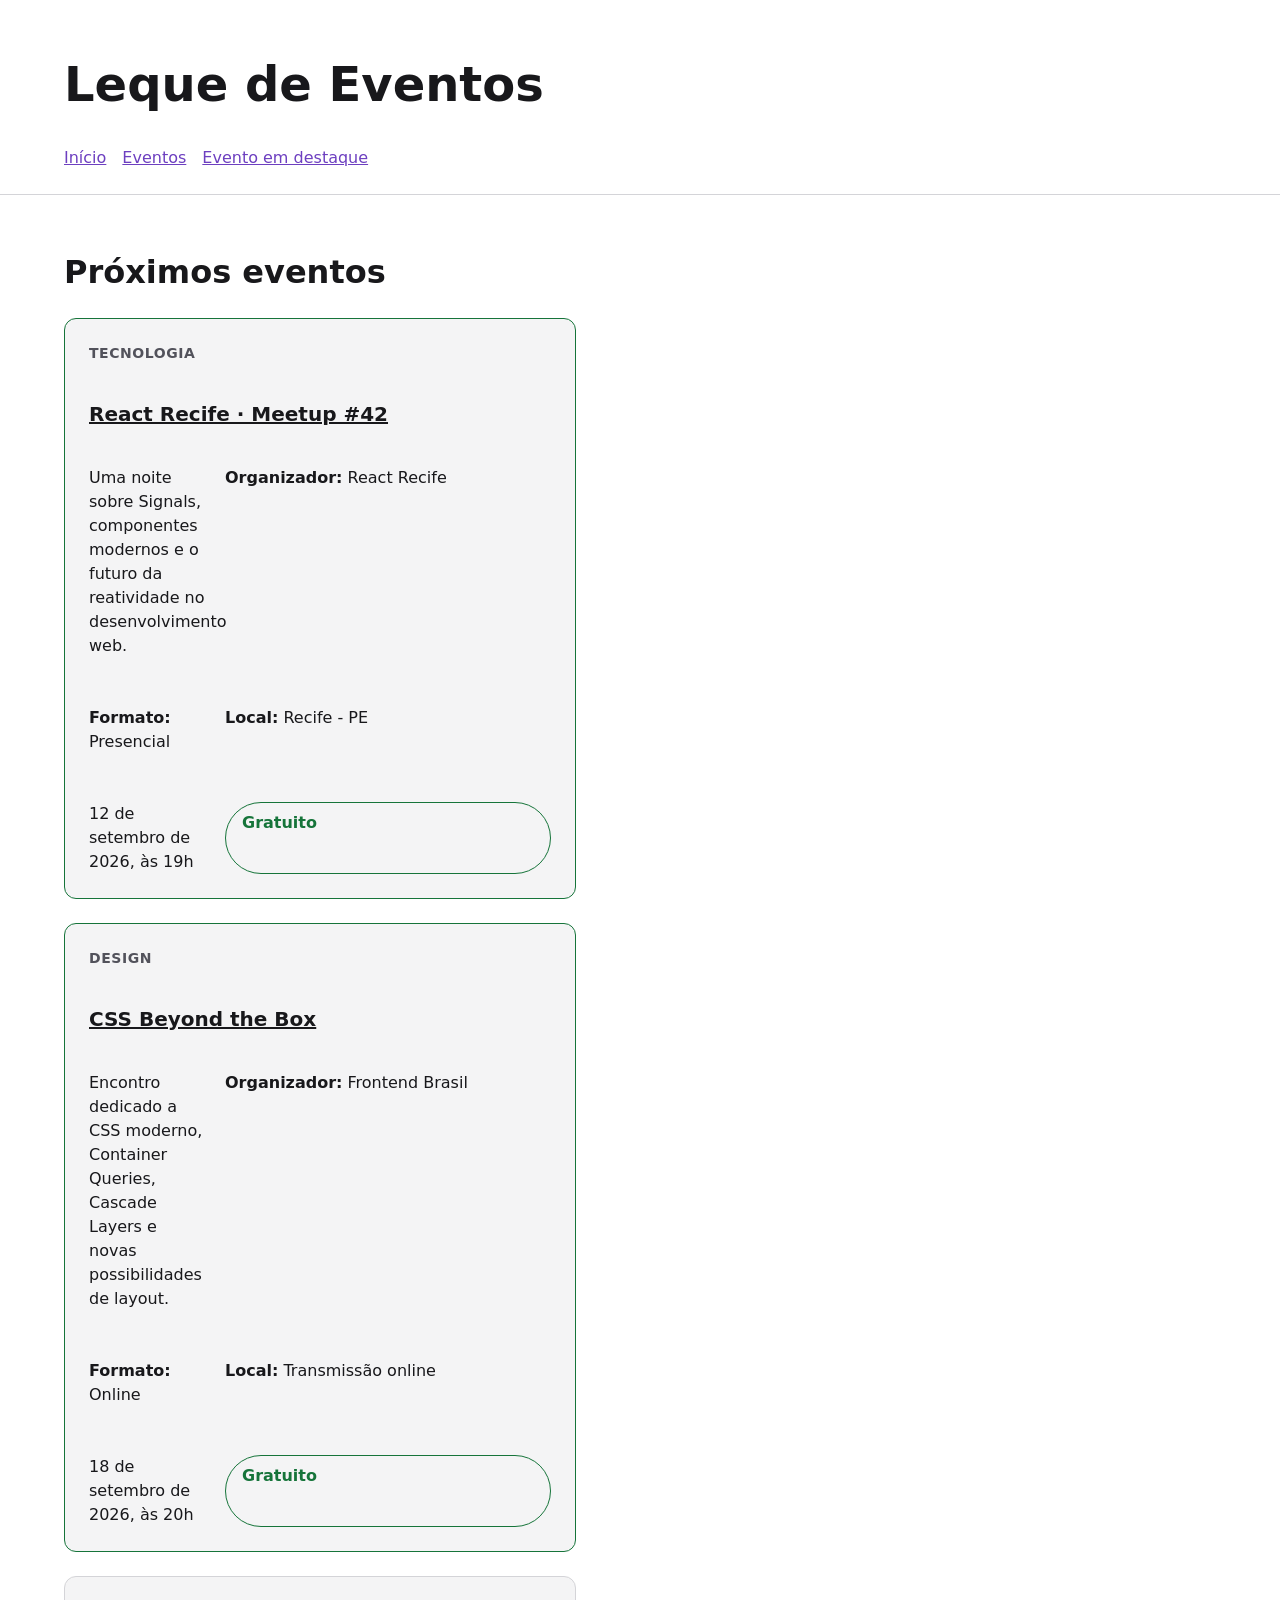
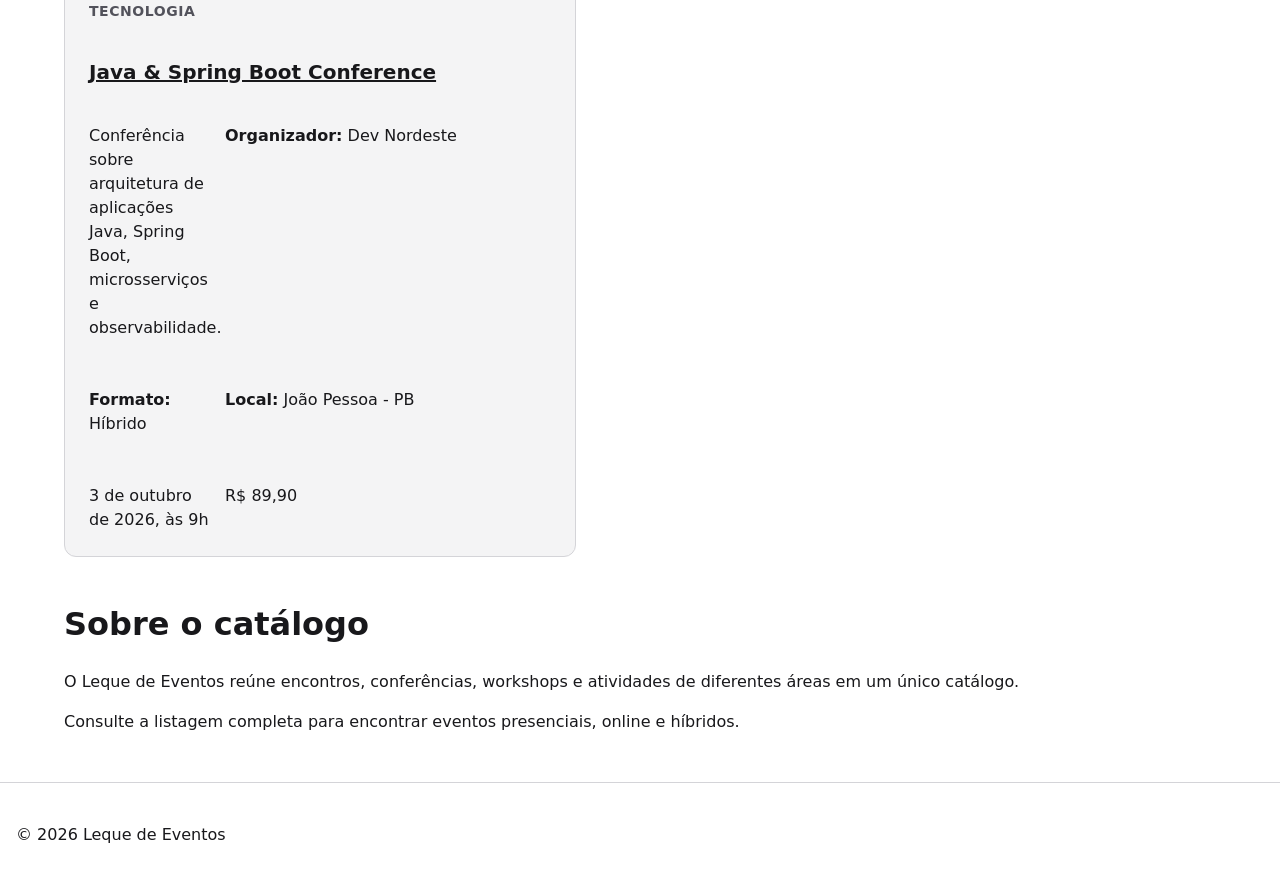
<file: leque-de-eventos-estaticos/index.html>
<!DOCTYPE html>
<html lang="pt-BR">
<head>
  <meta charset="UTF-8">
  <meta
    name="viewport"
    content="width=device-width, initial-scale=1.0"
  >

  <title>Leque de Eventos</title>

  <link rel="stylesheet" href="css/tokens.css">
  <link rel="stylesheet" href="css/base.css">
  <link rel="stylesheet" href="css/componentes.css">
</head>

<body>

  <a class="skip-link" href="#conteudo">
    Pular para o conteúdo
  </a>

  <header class="cabecalho">
    <div class="cabecalho__conteudo">

      <h1>Leque de Eventos</h1>

      <nav aria-label="Navegação principal">
        <ul>
          <li>
            <a href="index.html">Início</a>
          </li>

          <li>
            <a href="eventos.html">Eventos</a>
          </li>

          <li>
            <a href="evento.html">Evento em destaque</a>
          </li>
        </ul>
      </nav>

    </div>
  </header>

  <main id="conteudo">

    <section aria-labelledby="titulo-destaques">

      <h2 id="titulo-destaques">
        Próximos eventos
      </h2>

      <div class="lista-eventos-container">

        <ul class="lista-eventos">

          <li>
            <article class="card-evento">

              <p class="card-evento__categoria">
                Tecnologia
              </p>

              <h3>
                <a href="evento.html">
                  React Recife · Meetup #42
                </a>
              </h3>

              <p>
                Uma noite sobre Signals, componentes modernos
                e o futuro da reatividade no desenvolvimento web.
              </p>

              <p>
                <strong>Organizador:</strong>
                React Recife
              </p>

              <p>
                <strong>Formato:</strong>
                Presencial
              </p>

              <p>
                <strong>Local:</strong>
                Recife - PE
              </p>

              <time datetime="2026-09-12T19:00">
                12 de setembro de 2026, às 19h
              </time>

              <p class="selo-gratuito">
                Gratuito
              </p>

            </article>
          </li>

          <li>
            <article class="card-evento">

              <p class="card-evento__categoria">
                Design
              </p>

              <h3>
                <a href="evento.html">
                  CSS Beyond the Box
                </a>
              </h3>

              <p>
                Encontro dedicado a CSS moderno, Container Queries,
                Cascade Layers e novas possibilidades de layout.
              </p>

              <p>
                <strong>Organizador:</strong>
                Frontend Brasil
              </p>

              <p>
                <strong>Formato:</strong>
                Online
              </p>

              <p>
                <strong>Local:</strong>
                Transmissão online
              </p>

              <time datetime="2026-09-18T20:00">
                18 de setembro de 2026, às 20h
              </time>

              <p class="selo-gratuito">
                Gratuito
              </p>

            </article>
          </li>

          <li>
            <article class="card-evento">

              <p class="card-evento__categoria">
                Tecnologia
              </p>

              <h3>
                <a href="evento.html">
                  Java & Spring Boot Conference
                </a>
              </h3>

              <p>
                Conferência sobre arquitetura de aplicações Java,
                Spring Boot, microsserviços e observabilidade.
              </p>

              <p>
                <strong>Organizador:</strong>
                Dev Nordeste
              </p>

              <p>
                <strong>Formato:</strong>
                Híbrido
              </p>

              <p>
                <strong>Local:</strong>
                João Pessoa - PB
              </p>

              <time datetime="2026-10-03T09:00">
                3 de outubro de 2026, às 9h
              </time>

              <p>
                R$ 89,90
              </p>

            </article>
          </li>

        </ul>

      </div>

    </section>

    <section aria-labelledby="titulo-sobre">

      <h2 id="titulo-sobre">
        Sobre o catálogo
      </h2>

      <p>
        O Leque de Eventos reúne encontros, conferências,
        workshops e atividades de diferentes áreas em um único
        catálogo.
      </p>

      <p>
        Consulte a listagem completa para encontrar eventos
        presenciais, online e híbridos.
      </p>

    </section>

  </main>

  <footer class="rodape">
    <p>
      &copy; 2026 Leque de Eventos
    </p>
  </footer>

</body>
</html>
</file>
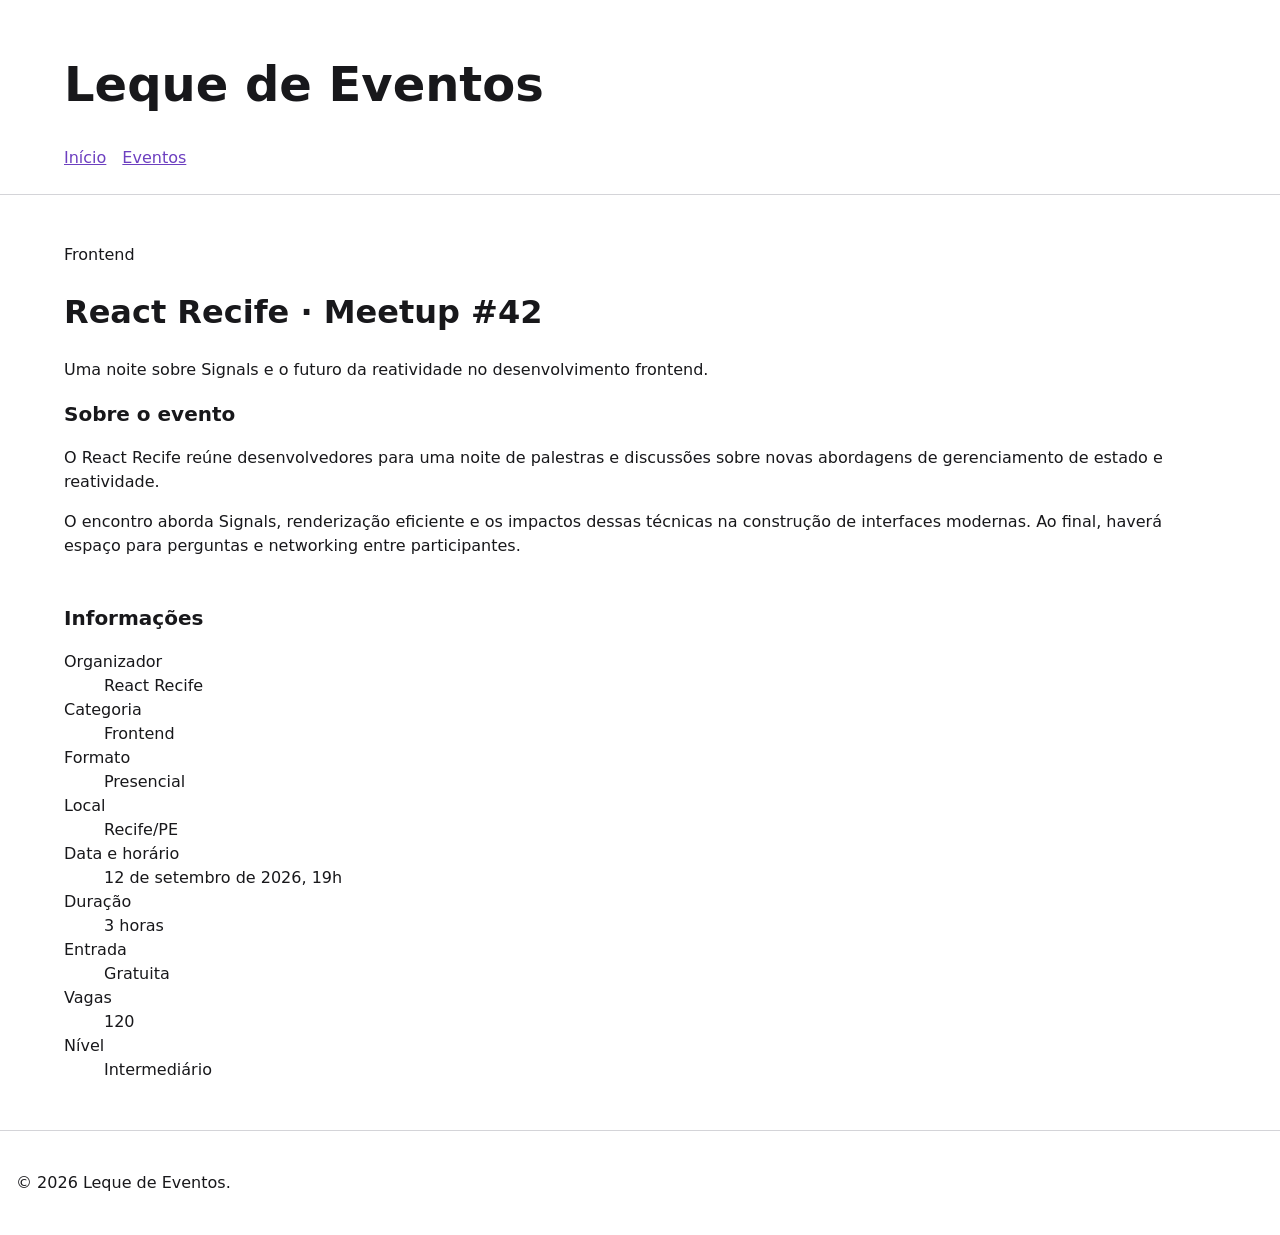
<file: leque-de-eventos-estaticos/evento.html>
<!DOCTYPE html>
<html lang="pt-BR">
<head>
  <meta charset="UTF-8">
  <meta name="viewport" content="width=device-width, initial-scale=1.0">

  <title>React Recife · Meetup #42 — Leque de Eventos</title>

  <link rel="stylesheet" href="css/tokens.css">
  <link rel="stylesheet" href="css/base.css">
  <link rel="stylesheet" href="css/componentes.css">
</head>

<body>

  <a class="skip-link" href="#conteudo">
    Pular para o conteúdo
  </a>

  <header class="cabecalho">
    <div class="cabecalho__conteudo">

      <h1>Leque de Eventos</h1>

      <nav aria-label="Navegação principal">
        <ul>
          <li>
            <a href="index.html">Início</a>
          </li>
          <li>
            <a href="eventos.html">Eventos</a>
          </li>
        </ul>
      </nav>

    </div>
  </header>

  <main id="conteudo">

    <article class="detalhe-evento">

      <header>
        <p>Frontend</p>

        <h2>
          React Recife · Meetup #42
        </h2>

        <p>
          Uma noite sobre Signals e o futuro da reatividade
          no desenvolvimento frontend.
        </p>
      </header>

      <section aria-labelledby="titulo-descricao">
        <h3 id="titulo-descricao">
          Sobre o evento
        </h3>

        <p>
          O React Recife reúne desenvolvedores para uma noite de
          palestras e discussões sobre novas abordagens de
          gerenciamento de estado e reatividade.
        </p>

        <p>
          O encontro aborda Signals, renderização eficiente e os
          impactos dessas técnicas na construção de interfaces modernas.
          Ao final, haverá espaço para perguntas e networking entre
          participantes.
        </p>
      </section>

      <section aria-labelledby="titulo-informacoes">
        <h3 id="titulo-informacoes">
          Informações
        </h3>

        <dl>

          <dt>Organizador</dt>
          <dd>React Recife</dd>

          <dt>Categoria</dt>
          <dd>Frontend</dd>

          <dt>Formato</dt>
          <dd>Presencial</dd>

          <dt>Local</dt>
          <dd>Recife/PE</dd>

          <dt>Data e horário</dt>
          <dd>
            <time datetime="2026-09-12T19:00">
              12 de setembro de 2026, 19h
            </time>
          </dd>

          <dt>Duração</dt>
          <dd>3 horas</dd>

          <dt>Entrada</dt>
          <dd>Gratuita</dd>

          <dt>Vagas</dt>
          <dd>120</dd>

          <dt>Nível</dt>
          <dd>Intermediário</dd>

        </dl>
      </section>

    </article>

  </main>

  <footer class="rodape">
    <p>
      &copy; 2026 Leque de Eventos.
    </p>
  </footer>

</body>
</html>
</file>
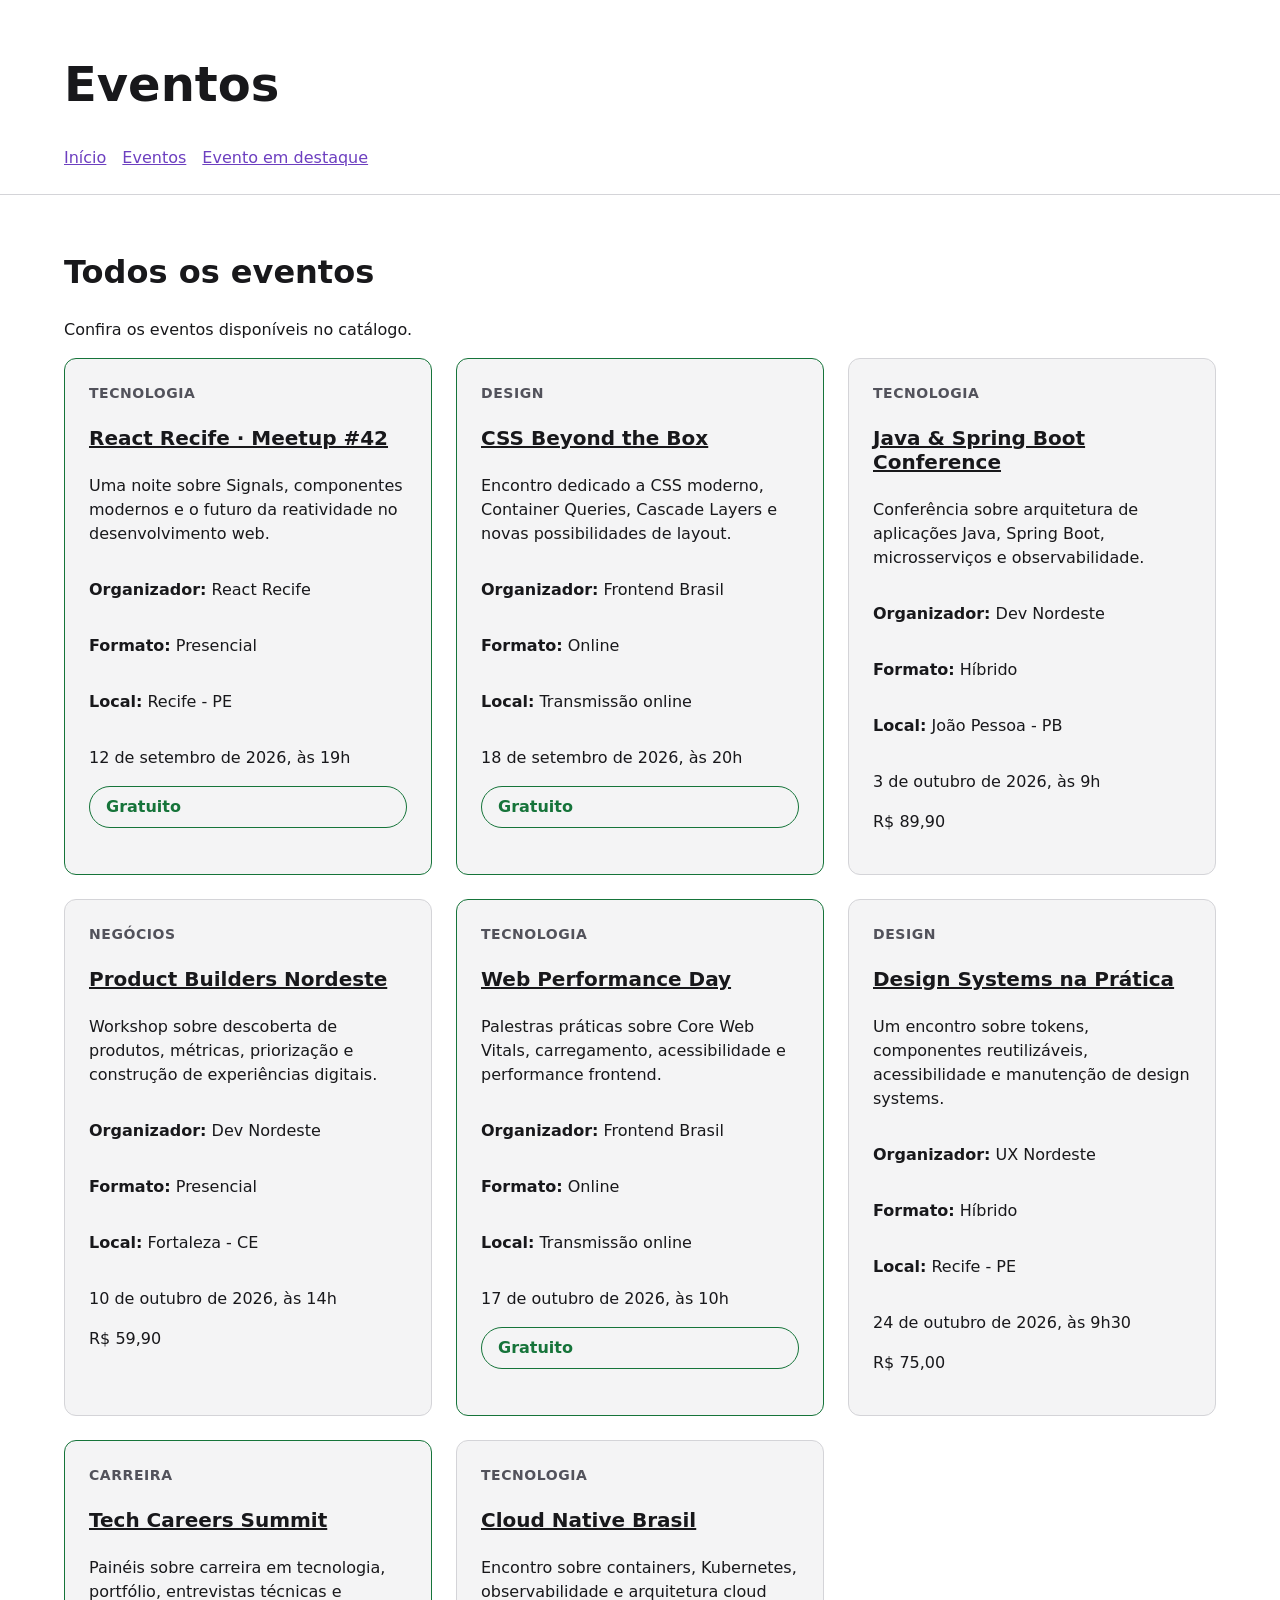
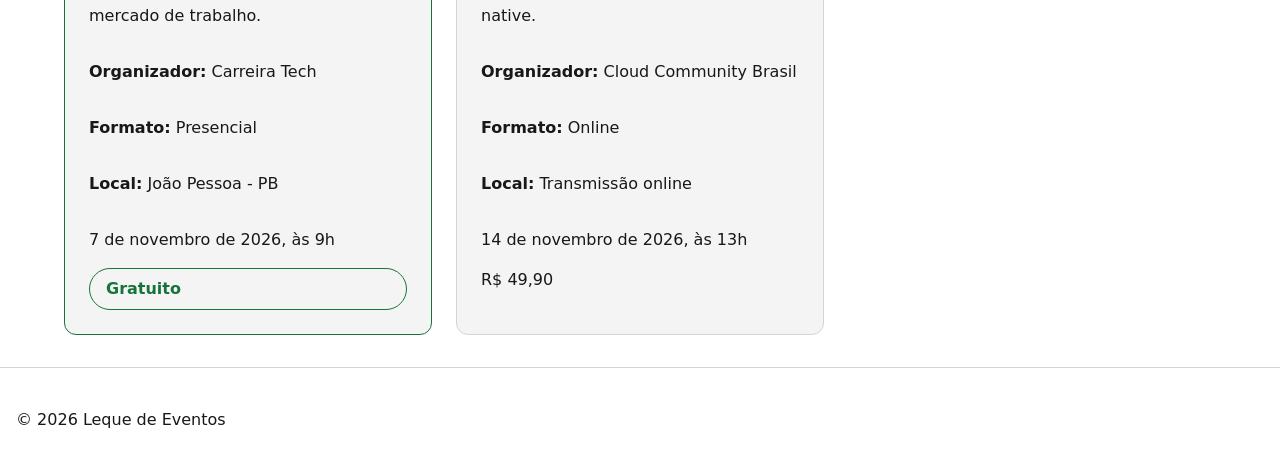
<file: leque-de-eventos-estaticos/eventos.html>
<!DOCTYPE html>
<html lang="pt-BR">
<head>
  <meta charset="UTF-8">
  <meta
    name="viewport"
    content="width=device-width, initial-scale=1.0"
  >

  <title>Eventos | Leque de Eventos</title>

  <link rel="stylesheet" href="css/tokens.css">
  <link rel="stylesheet" href="css/base.css">
  <link rel="stylesheet" href="css/componentes.css">
</head>

<body>

  <a class="skip-link" href="#conteudo">
    Pular para o conteúdo
  </a>

  <header class="cabecalho">
    <div class="cabecalho__conteudo">

      <h1>Eventos</h1>

      <nav aria-label="Navegação principal">
        <ul>
          <li>
            <a href="index.html">Início</a>
          </li>

          <li>
            <a href="eventos.html">Eventos</a>
          </li>

          <li>
            <a href="evento.html">Evento em destaque</a>
          </li>
        </ul>
      </nav>

    </div>
  </header>

  <main id="conteudo">

    <section aria-labelledby="titulo-eventos">

      <h2 id="titulo-eventos">
        Todos os eventos
      </h2>

      <p>
        Confira os eventos disponíveis no catálogo.
      </p>

      <ul class="lista-eventos">

        <!-- Evento 1 -->

        <li>
          <article class="card-evento">

            <p class="card-evento__categoria">
              Tecnologia
            </p>

            <h3>
              <a href="evento.html">
                React Recife · Meetup #42
              </a>
            </h3>

            <p>
              Uma noite sobre Signals, componentes modernos
              e o futuro da reatividade no desenvolvimento web.
            </p>

            <p>
              <strong>Organizador:</strong>
              React Recife
            </p>

            <p>
              <strong>Formato:</strong>
              Presencial
            </p>

            <p>
              <strong>Local:</strong>
              Recife - PE
            </p>

            <time datetime="2026-09-12T19:00">
              12 de setembro de 2026, às 19h
            </time>

            <p class="selo-gratuito">
              Gratuito
            </p>

          </article>
        </li>

        <!-- Evento 2 -->

        <li>
          <article class="card-evento">

            <p class="card-evento__categoria">
              Design
            </p>

            <h3>
              <a href="evento.html">
                CSS Beyond the Box
              </a>
            </h3>

            <p>
              Encontro dedicado a CSS moderno, Container Queries,
              Cascade Layers e novas possibilidades de layout.
            </p>

            <p>
              <strong>Organizador:</strong>
              Frontend Brasil
            </p>

            <p>
              <strong>Formato:</strong>
              Online
            </p>

            <p>
              <strong>Local:</strong>
              Transmissão online
            </p>

            <time datetime="2026-09-18T20:00">
              18 de setembro de 2026, às 20h
            </time>

            <p class="selo-gratuito">
              Gratuito
            </p>

          </article>
        </li>

        <!-- Evento 3 -->

        <li>
          <article class="card-evento">

            <p class="card-evento__categoria">
              Tecnologia
            </p>

            <h3>
              <a href="evento.html">
                Java & Spring Boot Conference
              </a>
            </h3>

            <p>
              Conferência sobre arquitetura de aplicações Java,
              Spring Boot, microsserviços e observabilidade.
            </p>

            <p>
              <strong>Organizador:</strong>
              Dev Nordeste
            </p>

            <p>
              <strong>Formato:</strong>
              Híbrido
            </p>

            <p>
              <strong>Local:</strong>
              João Pessoa - PB
            </p>

            <time datetime="2026-10-03T09:00">
              3 de outubro de 2026, às 9h
            </time>

            <p>
              R$ 89,90
            </p>

          </article>
        </li>

        <!-- Evento 4 -->

        <li>
          <article class="card-evento">

            <p class="card-evento__categoria">
              Negócios
            </p>

            <h3>
              <a href="evento.html">
                Product Builders Nordeste
              </a>
            </h3>

            <p>
              Workshop sobre descoberta de produtos, métricas,
              priorização e construção de experiências digitais.
            </p>

            <p>
              <strong>Organizador:</strong>
              Dev Nordeste
            </p>

            <p>
              <strong>Formato:</strong>
              Presencial
            </p>

            <p>
              <strong>Local:</strong>
              Fortaleza - CE
            </p>

            <time datetime="2026-10-10T14:00">
              10 de outubro de 2026, às 14h
            </time>

            <p>
              R$ 59,90
            </p>

          </article>
        </li>

        <!-- Evento 5 -->

        <li>
          <article class="card-evento">

            <p class="card-evento__categoria">
              Tecnologia
            </p>

            <h3>
              <a href="evento.html">
                Web Performance Day
              </a>
            </h3>

            <p>
              Palestras práticas sobre Core Web Vitals,
              carregamento, acessibilidade e performance frontend.
            </p>

            <p>
              <strong>Organizador:</strong>
              Frontend Brasil
            </p>

            <p>
              <strong>Formato:</strong>
              Online
            </p>

            <p>
              <strong>Local:</strong>
              Transmissão online
            </p>

            <time datetime="2026-10-17T10:00">
              17 de outubro de 2026, às 10h
            </time>

            <p class="selo-gratuito">
              Gratuito
            </p>

          </article>
        </li>

        <!-- Evento 6 -->

        <li>
          <article class="card-evento">

            <p class="card-evento__categoria">
              Design
            </p>

            <h3>
              <a href="evento.html">
                Design Systems na Prática
              </a>
            </h3>

            <p>
              Um encontro sobre tokens, componentes reutilizáveis,
              acessibilidade e manutenção de design systems.
            </p>

            <p>
              <strong>Organizador:</strong>
              UX Nordeste
            </p>

            <p>
              <strong>Formato:</strong>
              Híbrido
            </p>

            <p>
              <strong>Local:</strong>
              Recife - PE
            </p>

            <time datetime="2026-10-24T09:30">
              24 de outubro de 2026, às 9h30
            </time>

            <p>
              R$ 75,00
            </p>

          </article>
        </li>

        <!-- Evento 7 -->

        <li>
          <article class="card-evento">

            <p class="card-evento__categoria">
              Carreira
            </p>

            <h3>
              <a href="evento.html">
                Tech Careers Summit
              </a>
            </h3>

            <p>
              Painéis sobre carreira em tecnologia, portfólio,
              entrevistas técnicas e mercado de trabalho.
            </p>

            <p>
              <strong>Organizador:</strong>
              Carreira Tech
            </p>

            <p>
              <strong>Formato:</strong>
              Presencial
            </p>

            <p>
              <strong>Local:</strong>
              João Pessoa - PB
            </p>

            <time datetime="2026-11-07T09:00">
              7 de novembro de 2026, às 9h
            </time>

            <p class="selo-gratuito">
              Gratuito
            </p>

          </article>
        </li>

        <!-- Evento 8 -->

        <li>
          <article class="card-evento">

            <p class="card-evento__categoria">
              Tecnologia
            </p>

            <h3>
              <a href="evento.html">
                Cloud Native Brasil
              </a>
            </h3>

            <p>
              Encontro sobre containers, Kubernetes, observabilidade
              e arquitetura cloud native.
            </p>

            <p>
              <strong>Organizador:</strong>
              Cloud Community Brasil
            </p>

            <p>
              <strong>Formato:</strong>
              Online
            </p>

            <p>
              <strong>Local:</strong>
              Transmissão online
            </p>

            <time datetime="2026-11-14T13:00">
              14 de novembro de 2026, às 13h
            </time>

            <p>
              R$ 49,90
            </p>

          </article>
        </li>

      </ul>

    </section>

  </main>

  <footer class="rodape">
    <p>
      &copy; 2026 Leque de Eventos
    </p>
  </footer>

</body>
</html>
</file>
<file: leque-de-eventos-estaticos/css/tokens.css>
:root {
  color-scheme: light dark;

  /* Cores */

  --cor-fundo: #ffffff;
  --cor-superficie: #f4f4f5;
  --cor-texto: #18181b;
  --cor-texto-suave: #52525b;
  --cor-marca: #6d3fc0;
  --cor-marca-hover: #582fa3;
  --cor-borda: #d4d4d8;
  --cor-ok: #16743a;

  /* Espaçamento */

  --esp-1: 0.5rem;
  --esp-2: 1rem;
  --esp-3: 1.5rem;
  --esp-4: 2rem;
  --esp-5: 3rem;

  /* Dimensões */

  --raio: 12px;
  --largura-conteudo: 72rem;

  /* Tipografia */

  --fonte-base:
    system-ui,
    -apple-system,
    BlinkMacSystemFont,
    "Segoe UI",
    sans-serif;

  --tamanho-texto: 1rem;
  --tamanho-pequeno: 0.875rem;
  --tamanho-h1: clamp(2rem, 5vw, 3rem);
  --tamanho-h2: clamp(1.5rem, 3vw, 2rem);
  --tamanho-h3: 1.25rem;
}

@media (prefers-color-scheme: dark) {
  :root {
    --cor-fundo: #0d0b14;
    --cor-superficie: #18151f;
    --cor-texto: #f3f0fa;
    --cor-texto-suave: #c4bfd0;
    --cor-marca: #c09aff;
    --cor-marca-hover: #d0b5ff;
    --cor-borda: #3d3848;
    --cor-ok: #6ee79a;
  }
}
</file>
<file: leque-de-eventos-estaticos/css/base.css>
@layer reset, base, componentes, utilitarios;

@layer reset {
  *,
  *::before,
  *::after {
    box-sizing: border-box;
  }

  html {
    font-size: 100%;
  }

  body {
    margin: 0;
  }

  img {
    display: block;
    max-width: 100%;
  }
}

@layer base {
  html {
    font-family: var(--fonte-base);
  }

  body {
    display: grid;
    grid-template-rows: auto 1fr auto;

    min-height: 100dvh;

    background: var(--cor-fundo);
    color: var(--cor-texto);

    font-size: var(--tamanho-texto);
    line-height: 1.5;
  }

  h1,
  h2,
  h3 {
    line-height: 1.2;
  }

  h1 {
    font-size: var(--tamanho-h1);
  }

  h2 {
    font-size: var(--tamanho-h2);
  }

  h3 {
    font-size: var(--tamanho-h3);
  }

  a {
    color: var(--cor-marca);
  }

  a:hover {
    color: var(--cor-marca-hover);
  }

  :focus-visible {
    outline: 2px solid var(--cor-marca);
    outline-offset: 2px;
  }

  main {
    width: min(
      calc(100% - 2 * var(--esp-2)),
      var(--largura-conteudo)
    );

    margin-inline: auto;
    padding-block: var(--esp-4);
  }

  section + section {
    margin-block-start: var(--esp-5);
  }
}
</file>
<file: leque-de-eventos-estaticos/css/componentes.css>
@layer componentes {
  .skip-link {

    position: absolute;

    inset-block-start: var(--esp-1);
    inset-inline-start: var(--esp-1);

    transform: translateY(-200%);

    padding: var(--esp-1) var(--esp-2);

    background: var(--cor-fundo);
    color: var(--cor-texto);

    border: 2px solid var(--cor-marca);
    border-radius: var(--raio);

    text-decoration: none;

    z-index: 100;
  }

  .skip-link:focus {
    transform: translateY(0);
  }

  /* Cabeçalho */

  .cabecalho {
    padding: var(--esp-3) var(--esp-2);

    border-bottom: 1px solid var(--cor-borda);
  }

  .cabecalho__conteudo {
    width: min(
      calc(100% - 2 * var(--esp-2)),
      var(--largura-conteudo)
    );

    margin-inline: auto;
  }

  .cabecalho nav ul {
    display: flex;
    flex-wrap: wrap;
    gap: var(--esp-2);

    margin: 0;
    padding: 0;

    list-style: none;
  }

  /* Rodapé */

  .rodape {
    padding: var(--esp-3) var(--esp-2);

    border-top: 1px solid var(--cor-borda);
  }

  /* Lista de eventos */

  .lista-eventos {
    display: grid;
    gap: var(--esp-3);

    grid-template-columns:
      repeat(
        auto-fit,
        minmax(min(280px, 100%), 1fr)
      );

    margin: 0;
    padding: 0;

    list-style: none;
  }

  /*
   * Cada <li> é o container consultado
   * pelo @container.
   */

  .lista-eventos > li {
    container-type: inline-size;
  }

  /* Container estreito utilizado na home */

  .lista-eventos-container {
    width: min(100%, 32rem);
  }

  /* Card */

  .card-evento {
    display: flex;
    flex-direction: column;

    height: 100%;
    padding: var(--esp-3);

    background: var(--cor-superficie);

    border: 1px solid var(--cor-borda);
    border-radius: var(--raio);
  }

  .card-evento__categoria {
    margin-block-start: 0;

    color: var(--cor-texto-suave);

    font-size: var(--tamanho-pequeno);
    font-weight: 700;

    text-transform: uppercase;
    letter-spacing: 0.04em;
  }

  .card-evento h3 {
    margin-block: var(--esp-1);
  }

  .card-evento h3 a {
    color: var(--cor-texto);
  }

  .card-evento time {
    display: block;

    margin-block-start: var(--esp-2);
  }

  /* Selo de evento gratuito */

  .selo-gratuito {
    display: inline-block;

    margin-block-end: 0;
    padding: var(--esp-1) var(--esp-2);

    color: var(--cor-ok);

    border: 1px solid var(--cor-ok);
    border-radius: 999px;

    font-weight: 700;
  }

  /*
   * :has()
   *
   * Se o card contém um selo de evento gratuito,
   * a borda do card recebe a cor de sucesso.
   */

  .card-evento:has(.selo-gratuito) {
    border-color: var(--cor-ok);
  }

  /*
   * Container Query
   *
   * Quando o <li> que contém o card tiver
   * pelo menos 420px de largura, o card
   * muda para um layout em Grid.
   */

  @container (min-width: 420px) {
    .card-evento {
      display: grid;

      grid-template-columns: 120px 1fr;
      gap: var(--esp-2);
    }

    .card-evento__categoria,
    .card-evento h3 {
      grid-column: 1 / -1;
    }
  }
}
</file>
